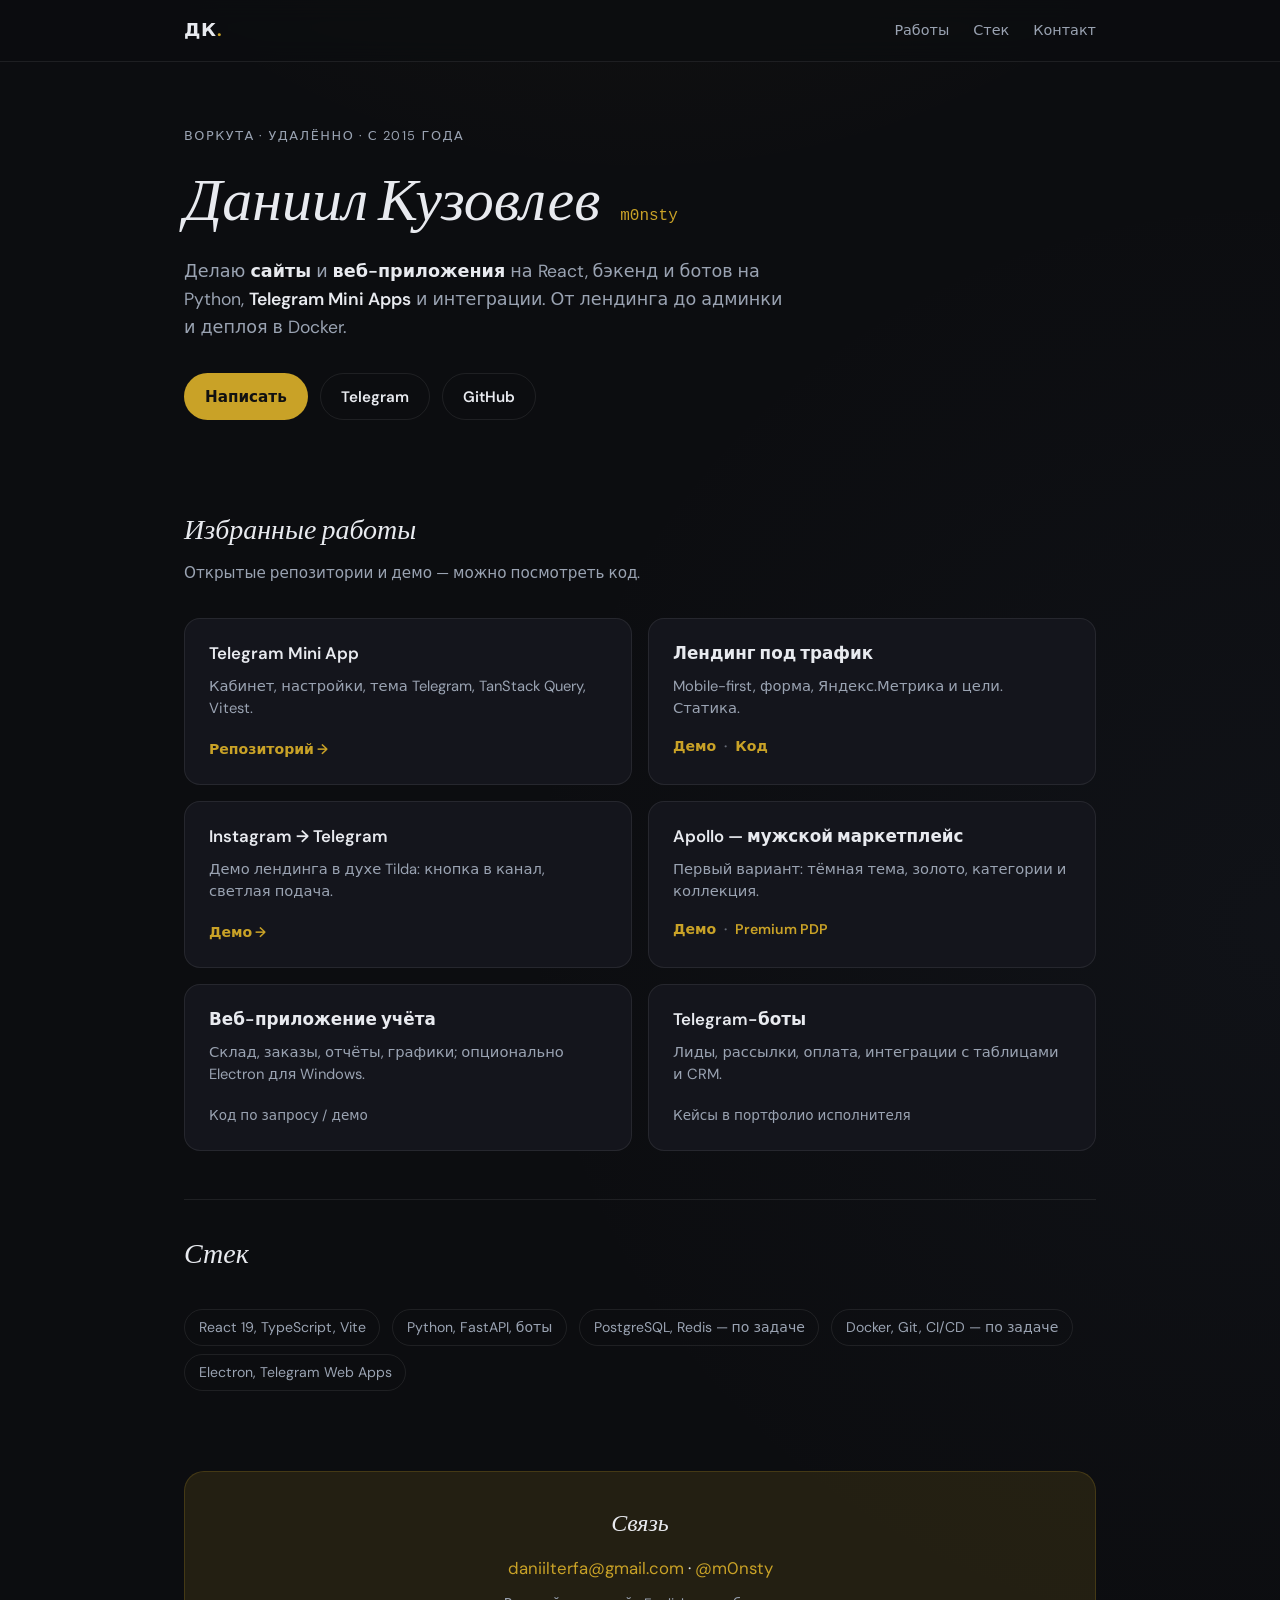
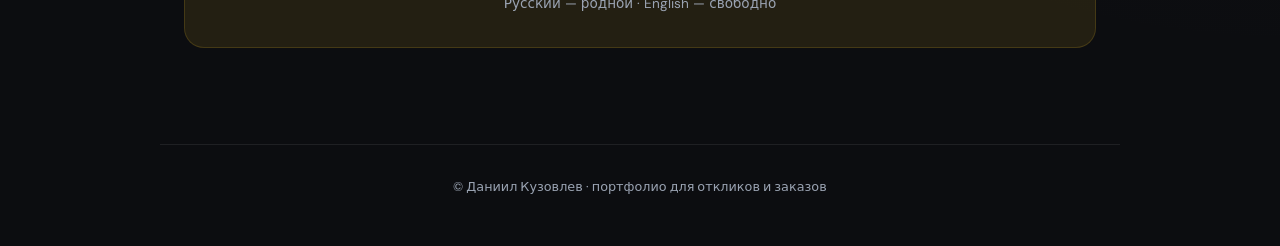
<file: index.html>
<!DOCTYPE html>
<html lang="ru">
<head>
  <meta charset="utf-8" />
  <meta name="viewport" content="width=device-width, initial-scale=1" />
  <title>Даниил Кузовлев — веб-разработка, Python, Telegram</title>
  <meta name="description" content="Fullstack-разработчик: React, TypeScript, Python, Telegram-боты и Mini Apps. Воркута, удалённо." />
  <link rel="preconnect" href="https://fonts.googleapis.com" />
  <link rel="preconnect" href="https://fonts.gstatic.com" crossorigin />
  <link href="https://fonts.googleapis.com/css2?family=DM+Sans:ital,opsz,wght@0,9..40,400;0,9..40,500;0,9..40,600;0,9..40,700;1,9..40,400&family=Instrument+Serif:ital@0;1&display=swap" rel="stylesheet" />
  <link rel="stylesheet" href="styles.css" />
</head>
<body>
  <a class="skip-link" href="#main">К содержанию</a>
  <header class="header">
    <div class="header__inner">
      <a class="logo" href="#">ДК<span class="logo__dot">.</span></a>
      <nav class="nav" aria-label="Навигация">
        <a href="#work">Работы</a>
        <a href="#stack">Стек</a>
        <a href="#contact">Контакт</a>
      </nav>
    </div>
  </header>

  <main id="main">
    <section class="hero">
      <p class="hero__eyebrow">Воркута · удалённо · с 2015 года</p>
      <h1 class="hero__title">
        <span class="hero__name">Даниил Кузовлев</span>
        <span class="hero__nick">m0nsty</span>
      </h1>
      <p class="hero__lead">
        Делаю <strong>сайты</strong> и <strong>веб-приложения</strong> на React, бэкенд и ботов на Python,
        <strong>Telegram Mini Apps</strong> и интеграции. От лендинга до админки и деплоя в Docker.
      </p>
      <div class="hero__actions">
        <a class="btn btn--primary" href="mailto:daniilterfa@gmail.com">Написать</a>
        <a class="btn btn--ghost" href="https://t.me/m0nsty" target="_blank" rel="noopener">Telegram</a>
        <a class="btn btn--ghost" href="https://github.com/Daniilbyr" target="_blank" rel="noopener">GitHub</a>
      </div>
    </section>

    <section class="work" id="work" aria-labelledby="work-heading">
      <div class="section-head">
        <h2 id="work-heading">Избранные работы</h2>
        <p class="section-head__sub">Открытые репозитории и демо — можно посмотреть код.</p>
      </div>
      <ul class="work__grid">
        <li>
          <article class="card">
            <h3 class="card__title">Telegram Mini App</h3>
            <p class="card__text">Кабинет, настройки, тема Telegram, TanStack Query, Vitest.</p>
            <a class="card__link" href="https://github.com/Daniilbyr/tma-cabinet-demo" target="_blank" rel="noopener">Репозиторий →</a>
          </article>
        </li>
        <li>
          <article class="card">
            <h3 class="card__title">Лендинг под трафик</h3>
            <p class="card__text">Mobile-first, форма, Яндекс.Метрика и цели. Статика.</p>
            <p class="card__links">
              <a class="card__link" href="landing-traffic-demo/">Демо</a>
              <span class="card__sep" aria-hidden="true">·</span>
              <a class="card__link" href="https://github.com/Daniilbyr/landing-traffic-demo" target="_blank" rel="noopener">Код</a>
            </p>
          </article>
        </li>
        <li>
          <article class="card">
            <h3 class="card__title">Instagram → Telegram</h3>
            <p class="card__text">Демо лендинга в духе Tilda: кнопка в канал, светлая подача.</p>
            <a class="card__link" href="tilda-style-ig-tg-example/">Демо →</a>
          </article>
        </li>
        <li>
          <article class="card">
            <h3 class="card__title">Apollo — мужской маркетплейс</h3>
            <p class="card__text">Первый вариант: тёмная тема, золото, категории и коллекция.</p>
            <p class="card__links">
              <a class="card__link" href="apollo-men-landing/">Демо</a>
              <span class="card__sep" aria-hidden="true">·</span>
              <a class="card__link" href="apollo-premium/">Premium PDP</a>
            </p>
          </article>
        </li>
        <li>
          <article class="card">
            <h3 class="card__title">Веб-приложение учёта</h3>
            <p class="card__text">Склад, заказы, отчёты, графики; опционально Electron для Windows.</p>
            <span class="card__note">Код по запросу / демо</span>
          </article>
        </li>
        <li>
          <article class="card">
            <h3 class="card__title">Telegram-боты</h3>
            <p class="card__text">Лиды, рассылки, оплата, интеграции с таблицами и CRM.</p>
            <span class="card__note">Кейсы в портфолио исполнителя</span>
          </article>
        </li>
      </ul>
    </section>

    <section class="stack" id="stack" aria-labelledby="stack-heading">
      <div class="section-head">
        <h2 id="stack-heading">Стек</h2>
      </div>
      <ul class="stack__list">
        <li>React 19, TypeScript, Vite</li>
        <li>Python, FastAPI, боты</li>
        <li>PostgreSQL, Redis — по задаче</li>
        <li>Docker, Git, CI/CD — по задаче</li>
        <li>Electron, Telegram Web Apps</li>
      </ul>
    </section>

    <section class="contact" id="contact" aria-labelledby="contact-heading">
      <div class="contact__box">
        <h2 id="contact-heading">Связь</h2>
        <p class="contact__text">
          <a href="mailto:daniilterfa@gmail.com">daniilterfa@gmail.com</a>
          ·
          <a href="https://t.me/m0nsty" target="_blank" rel="noopener">@m0nsty</a>
        </p>
        <p class="contact__lang">Русский — родной · English — свободно</p>
      </div>
    </section>
  </main>

  <footer class="footer">
    <p>© Даниил Кузовлев · портфолио для откликов и заказов</p>
  </footer>
</body>
</html>
</file>
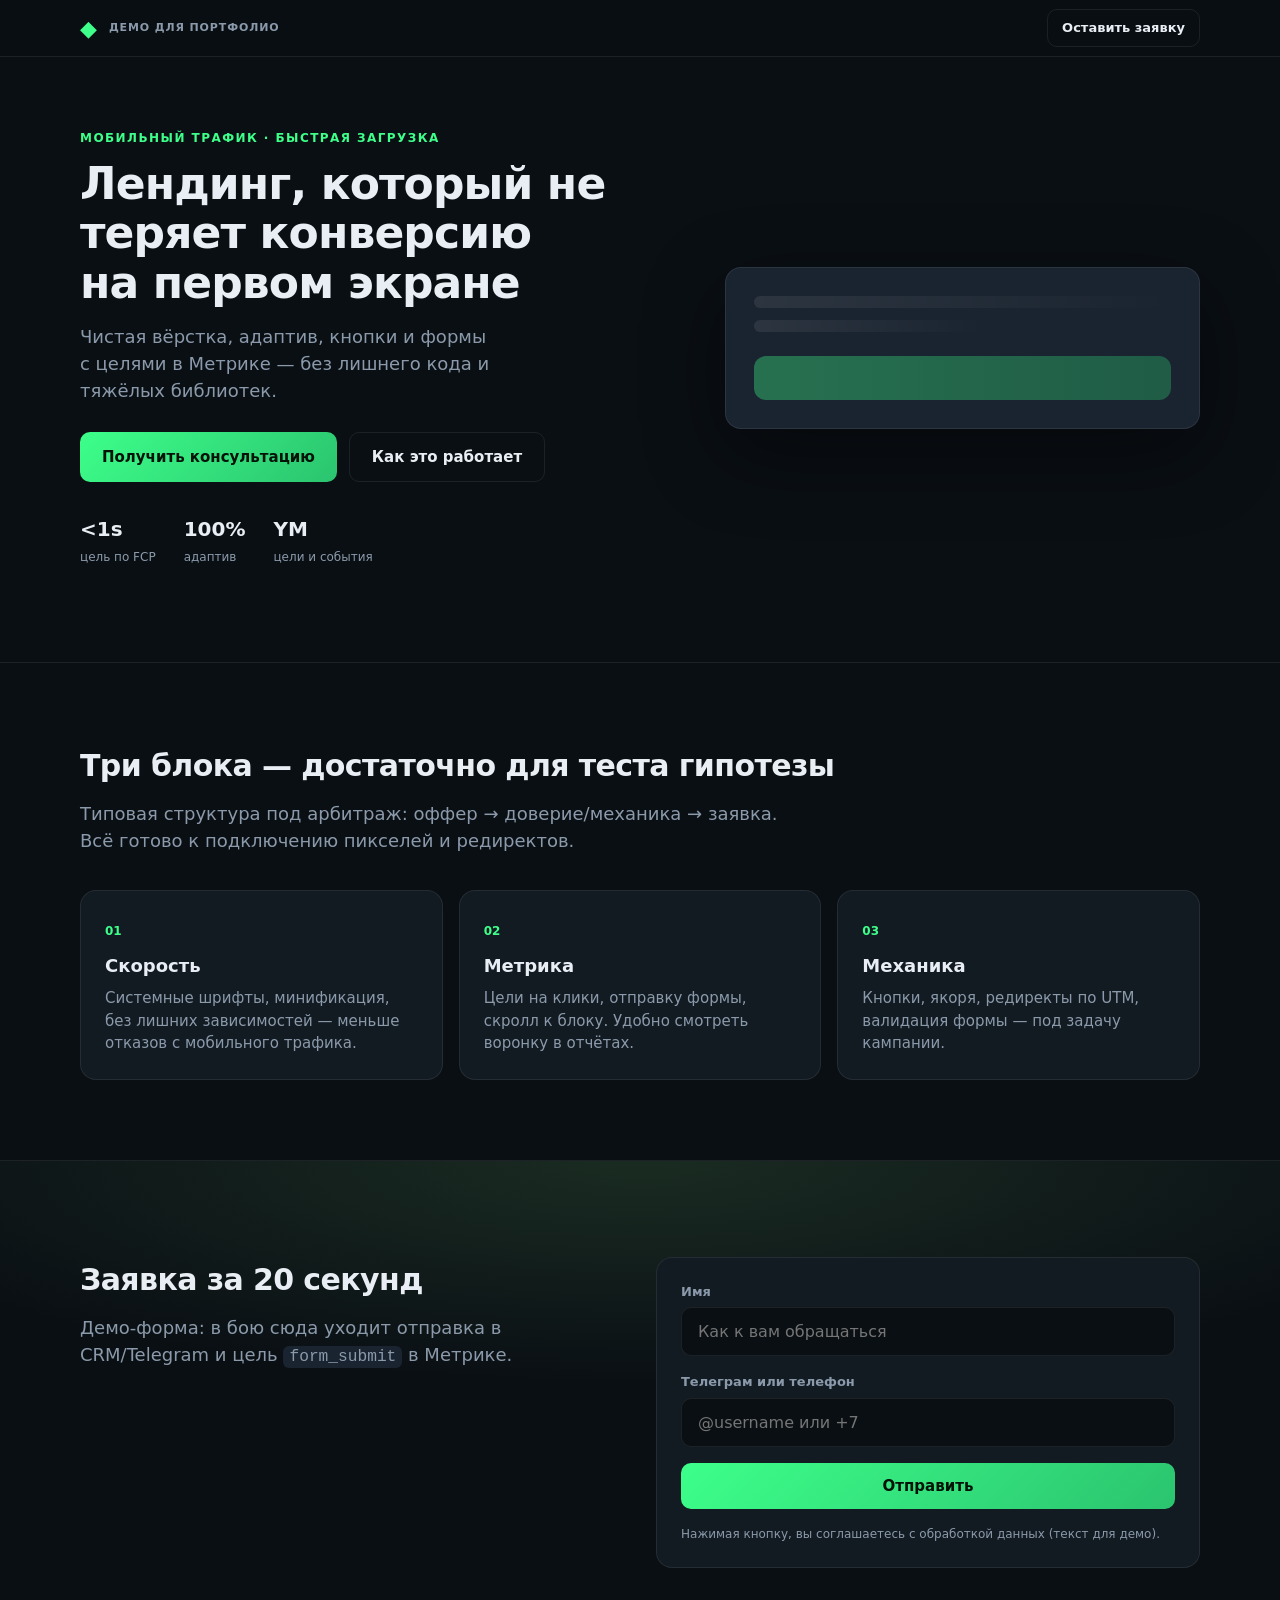
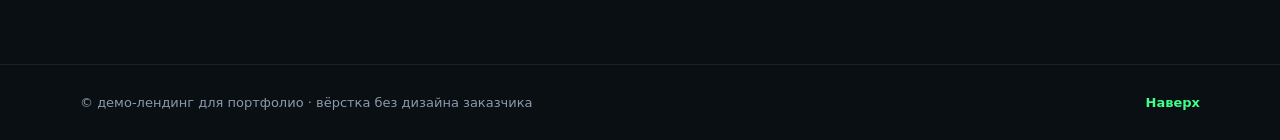
<file: landing-traffic-demo/index.html>
<!doctype html>
<html lang="ru">
  <head>
    <meta charset="UTF-8" />
    <meta name="viewport" content="width=device-width, initial-scale=1, viewport-fit=cover" />
    <meta name="theme-color" content="#0a0f14" />
    <meta
      name="description"
      content="Демо лендинга под рекламный трафик: скорость, адаптив, Метрика, цели."
    />
    <title>Демо · лендинг под трафик</title>
    <link rel="icon" href="favicon.svg" type="image/svg+xml" />
    <link rel="preload" href="styles.css" as="style" />
    <link rel="stylesheet" href="styles.css" />
    <!-- Яндекс.Метрика: замените XXXXXXXX на ваш счётчик -->
    <!--
    <script type="text/javascript">
      (function(m,e,t,r,i,k,n){m[i]=m[i]||function(){(m[i].a=m[i].a||[]).push(arguments)};
      m[i].l=1*new Date();k=e.createElement(t),n=e.getElementsByTagName(t)[0],k.async=1,k.src=r,n.parentNode.insertBefore(k,n)})
      (window, document, "script", "https://mc.yandex.ru/metrika/tag.js", "ym");
      ym(XXXXXXXX, "init", { clickmap:true, trackLinks:true, accurateTrackBounce:true });
    </script>
    -->
  </head>
  <body>
    <a class="skip-link" href="#main">К содержимому</a>

    <header class="header">
      <div class="container header__inner">
        <span class="logo" aria-hidden="true">◆</span>
        <span class="header__badge">демо для портфолио</span>
        <a class="header__cta btn btn--ghost btn--sm" href="#lead" data-goal="header_cta">Оставить заявку</a>
      </div>
    </header>

    <main id="main">
      <section class="hero">
        <div class="container hero__grid">
          <div class="hero__copy">
            <p class="eyebrow">мобильный трафик · быстрая загрузка</p>
            <h1 class="hero__title">
              Лендинг, который не теряет конверсию на&nbsp;первом экране
            </h1>
            <p class="hero__lead">
              Чистая вёрстка, адаптив, кнопки и формы с целями в Метрике — без лишнего кода и тяжёлых библиотек.
            </p>
            <div class="hero__actions">
              <a class="btn btn--primary" href="#lead" data-goal="hero_primary">Получить консультацию</a>
              <button type="button" class="btn btn--ghost" data-scroll="#benefits" data-goal="hero_secondary">
                Как это работает
              </button>
            </div>
            <ul class="hero__stats" aria-label="Ключевые параметры">
              <li><strong>&lt;1s</strong><span>цель по FCP</span></li>
              <li><strong>100%</strong><span>адаптив</span></li>
              <li><strong>YM</strong><span>цели и события</span></li>
            </ul>
          </div>
          <div class="hero__card" aria-hidden="true">
            <div class="mock-card">
              <div class="mock-card__line"></div>
              <div class="mock-card__line mock-card__line--short"></div>
              <div class="mock-card__pill"></div>
            </div>
          </div>
        </div>
      </section>

      <section class="benefits" id="benefits">
        <div class="container">
          <h2 class="section-title">Три блока — достаточно для теста гипотезы</h2>
          <p class="section-sub">
            Типовая структура под арбитраж: оффер → доверие/механика → заявка. Всё готово к подключению пикселей и редиректов.
          </p>
          <div class="benefits__grid">
            <article class="tile">
              <span class="tile__icon" aria-hidden="true">01</span>
              <h3 class="tile__title">Скорость</h3>
              <p class="tile__text">Системные шрифты, минификация, без лишних зависимостей — меньше отказов с мобильного трафика.</p>
            </article>
            <article class="tile">
              <span class="tile__icon" aria-hidden="true">02</span>
              <h3 class="tile__title">Метрика</h3>
              <p class="tile__text">Цели на клики, отправку формы, скролл к блоку. Удобно смотреть воронку в отчётах.</p>
            </article>
            <article class="tile">
              <span class="tile__icon" aria-hidden="true">03</span>
              <h3 class="tile__title">Механика</h3>
              <p class="tile__text">Кнопки, якоря, редиректы по UTM, валидация формы — под задачу кампании.</p>
            </article>
          </div>
        </div>
      </section>

      <section class="lead" id="lead">
        <div class="container lead__inner">
          <div class="lead__copy">
            <h2 class="section-title section-title--light">Заявка за 20 секунд</h2>
            <p class="lead__sub">
              Демо-форма: в бою сюда уходит отправка в CRM/Telegram и цель <code>form_submit</code> в Метрике.
            </p>
          </div>
          <form class="form" id="lead-form" novalidate>
            <label class="form__field">
              <span class="form__label">Имя</span>
              <input class="form__input" name="name" type="text" autocomplete="name" required placeholder="Как к вам обращаться" />
            </label>
            <label class="form__field">
              <span class="form__label">Телеграм или телефон</span>
              <input
                class="form__input"
                name="contact"
                type="text"
                autocomplete="tel"
                required
                placeholder="@username или +7"
              />
            </label>
            <button type="submit" class="btn btn--primary btn--block" data-goal="form_submit">
              Отправить
            </button>
            <p class="form__note">
              Нажимая кнопку, вы соглашаетесь с обработкой данных (текст для демо).
            </p>
            <p class="form__success" id="form-success" hidden>Спасибо! Заявка принята (демо).</p>
          </form>
        </div>
      </section>
    </main>

    <footer class="footer">
      <div class="container footer__inner">
        <p class="footer__text">© демо-лендинг для портфолио · вёрстка без дизайна заказчика</p>
        <a class="footer__link" href="#main" data-scroll="#main">Наверх</a>
      </div>
    </footer>

    <div class="sticky-cta" role="region" aria-label="Быстрая заявка">
      <a class="btn btn--primary btn--block" href="#lead" data-goal="sticky_cta">Оставить заявку</a>
    </div>

    <script src="app.js" defer></script>
  </body>
</html>
</file>
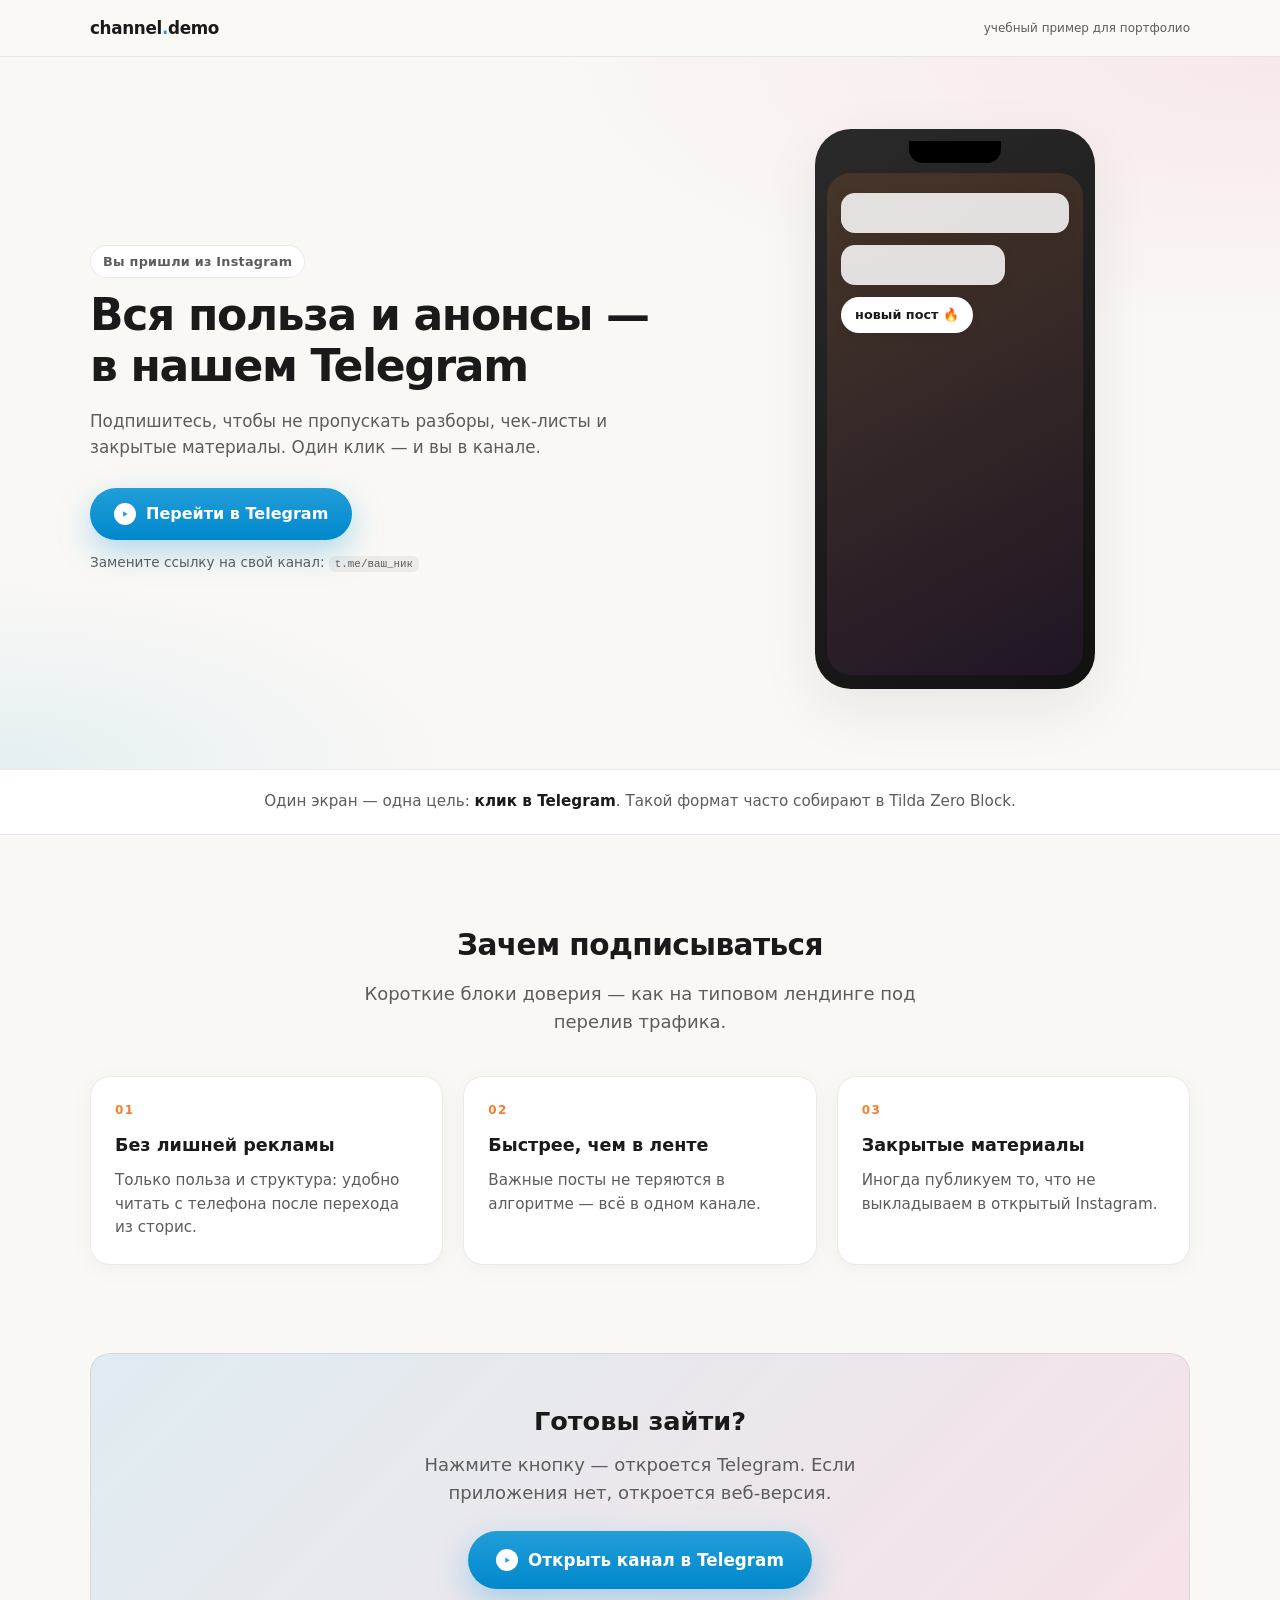
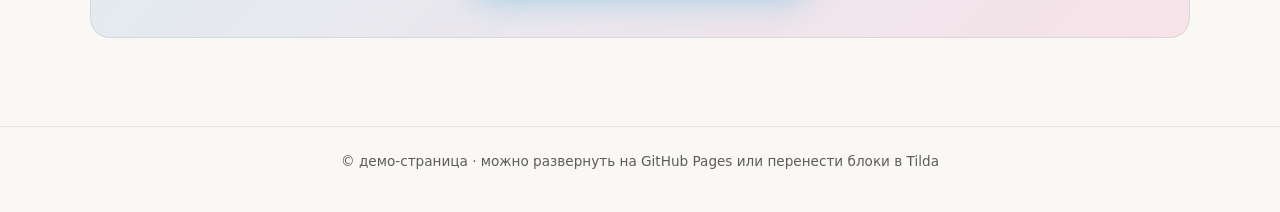
<file: tilda-style-ig-tg-example/index.html>
<!doctype html>
<html lang="ru">
  <head>
    <meta charset="UTF-8" />
    <meta name="viewport" content="width=device-width, initial-scale=1, viewport-fit=cover" />
    <meta
      name="description"
      content="Демо-лендинг: трафик из Instagram в Telegram-канал. Пример для портфолио."
    />
    <meta name="theme-color" content="#faf8f5" />
    <title>Демо · Instagram → Telegram</title>
    <link rel="stylesheet" href="styles.css" />
  </head>
  <body>
    <header class="top">
      <div class="wrap top__inner">
        <span class="logo">channel<span class="logo__dot">.</span>demo</span>
        <span class="top__note">учебный пример для портфолио</span>
      </div>
    </header>

    <main>
      <section class="hero">
        <div class="wrap hero__grid">
          <div>
            <p class="eyebrow">Вы пришли из Instagram</p>
            <h1 class="hero__title">Вся польза и анонсы — в нашем Telegram</h1>
            <p class="hero__lead">
              Подпишитесь, чтобы не пропускать разборы, чек-листы и закрытые материалы. Один клик — и вы в
              канале.
            </p>
            <div class="hero__actions">
              <a class="btn btn--tg" href="https://t.me/username" rel="noopener noreferrer" target="_blank">
                <span class="btn__icon" aria-hidden="true"></span>
                Перейти в Telegram
              </a>
              <p class="hero__hint">Замените ссылку на свой канал: <code>t.me/ваш_ник</code></p>
            </div>
          </div>
          <div class="hero__visual" aria-hidden="true">
            <div class="phone">
              <div class="phone__notch"></div>
              <div class="phone__screen">
                <div class="bubble"></div>
                <div class="bubble bubble--short"></div>
                <div class="pill">новый пост 🔥</div>
              </div>
            </div>
          </div>
        </div>
      </section>

      <section class="strip">
        <div class="wrap strip__inner">
          <p class="strip__text">Один экран — одна цель: <strong>клик в Telegram</strong>. Такой формат часто собирают в Tilda Zero Block.</p>
        </div>
      </section>

      <section class="benefits">
        <div class="wrap">
          <h2 class="section-title">Зачем подписываться</h2>
          <p class="section-sub">Короткие блоки доверия — как на типовом лендинге под перелив трафика.</p>
          <div class="cards">
            <article class="card">
              <span class="card__num">01</span>
              <h3 class="card__title">Без лишней рекламы</h3>
              <p class="card__text">Только польза и структура: удобно читать с телефона после перехода из сторис.</p>
            </article>
            <article class="card">
              <span class="card__num">02</span>
              <h3 class="card__title">Быстрее, чем в ленте</h3>
              <p class="card__text">Важные посты не теряются в алгоритме — всё в одном канале.</p>
            </article>
            <article class="card">
              <span class="card__num">03</span>
              <h3 class="card__title">Закрытые материалы</h3>
              <p class="card__text">Иногда публикуем то, что не выкладываем в открытый Instagram.</p>
            </article>
          </div>
        </div>
      </section>

      <section class="cta">
        <div class="wrap cta__box">
          <h2 class="cta__title">Готовы зайти?</h2>
          <p class="cta__text">Нажмите кнопку — откроется Telegram. Если приложения нет, откроется веб-версия.</p>
          <a class="btn btn--tg btn--lg" href="https://t.me/username" rel="noopener noreferrer" target="_blank">
            <span class="btn__icon" aria-hidden="true"></span>
            Открыть канал в Telegram
          </a>
        </div>
      </section>
    </main>

    <footer class="footer">
      <div class="wrap footer__inner">
        <p>© демо-страница · можно развернуть на GitHub Pages или перенести блоки в Tilda</p>
      </div>
    </footer>
  </body>
</html>
</file>
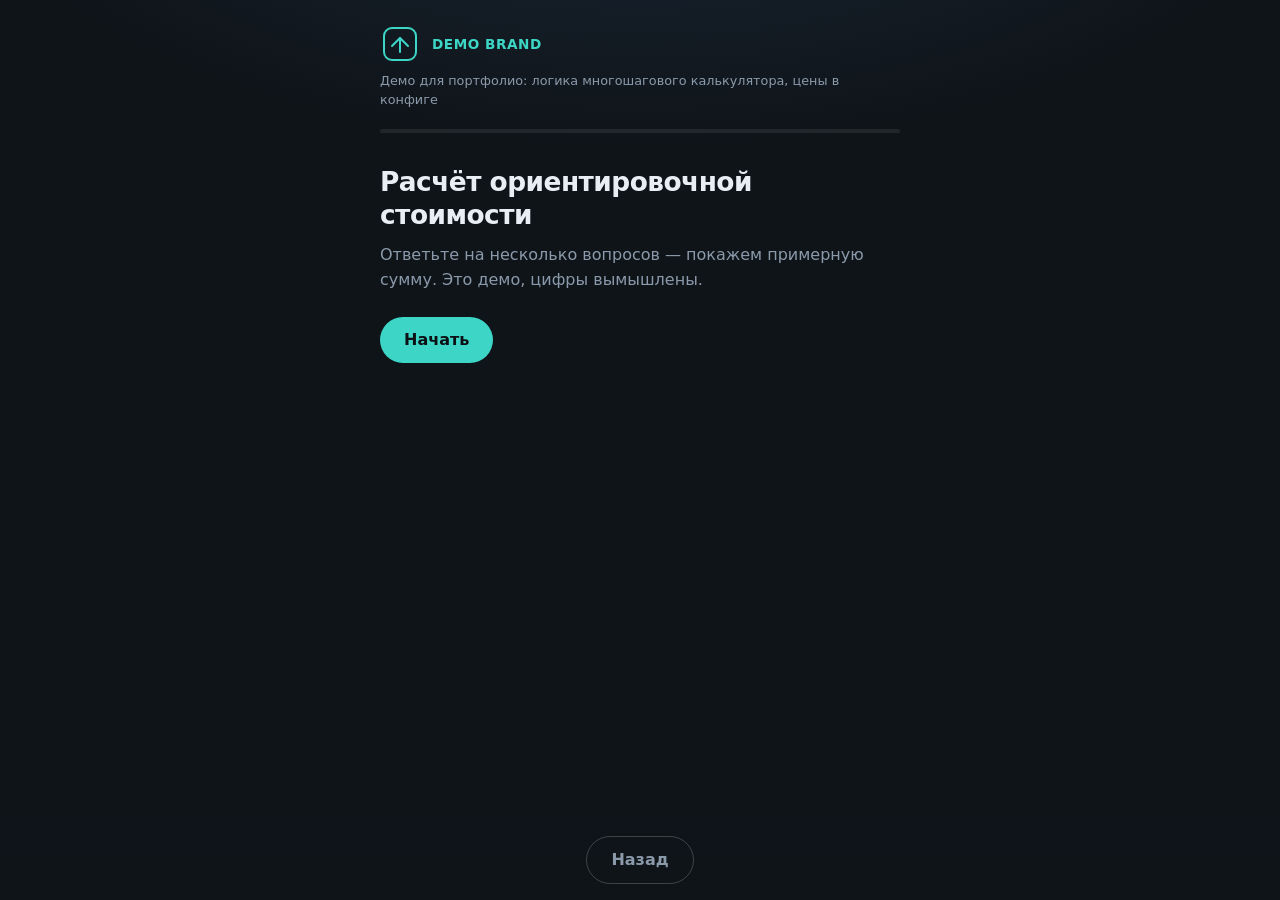
<file: typeform-calculator-demo/index.html>
<!DOCTYPE html>
<html lang="ru">
  <head>
    <meta charset="utf-8" />
    <meta name="viewport" content="width=device-width, initial-scale=1" />
    <title>Демо квиза-калькулятора · портфолио</title>
    <link rel="stylesheet" href="styles.css" />
  </head>
  <body>
    <div class="shell">
      <header class="top">
        <div class="logo" aria-hidden="true">
          <svg class="logo__mark" width="40" height="40" viewBox="0 0 40 40" fill="none">
            <rect x="4" y="4" width="32" height="32" rx="8" stroke="currentColor" stroke-width="2" />
            <path d="M12 22 L20 14 L28 22 M20 14 V28" stroke="currentColor" stroke-width="2" stroke-linecap="round" />
          </svg>
          <span class="logo__text">Demo Brand</span>
        </div>
        <p class="top__hint">Демо для портфолио: логика многошагового калькулятора, цены в конфиге</p>
      </header>

      <div class="progress" role="progressbar" aria-valuemin="0" aria-valuemax="100" aria-valuenow="0" aria-label="Прогресс">
        <div class="progress__bar" id="progressBar"></div>
      </div>

      <main class="stage" id="stage"></main>

      <footer class="foot">
        <button type="button" class="btn btn--ghost" id="btnBack" hidden>Назад</button>
        <div class="foot__spacer"></div>
      </footer>
    </div>

    <script src="config.js"></script>
    <script src="app.js"></script>
  </body>
</html>
</file>
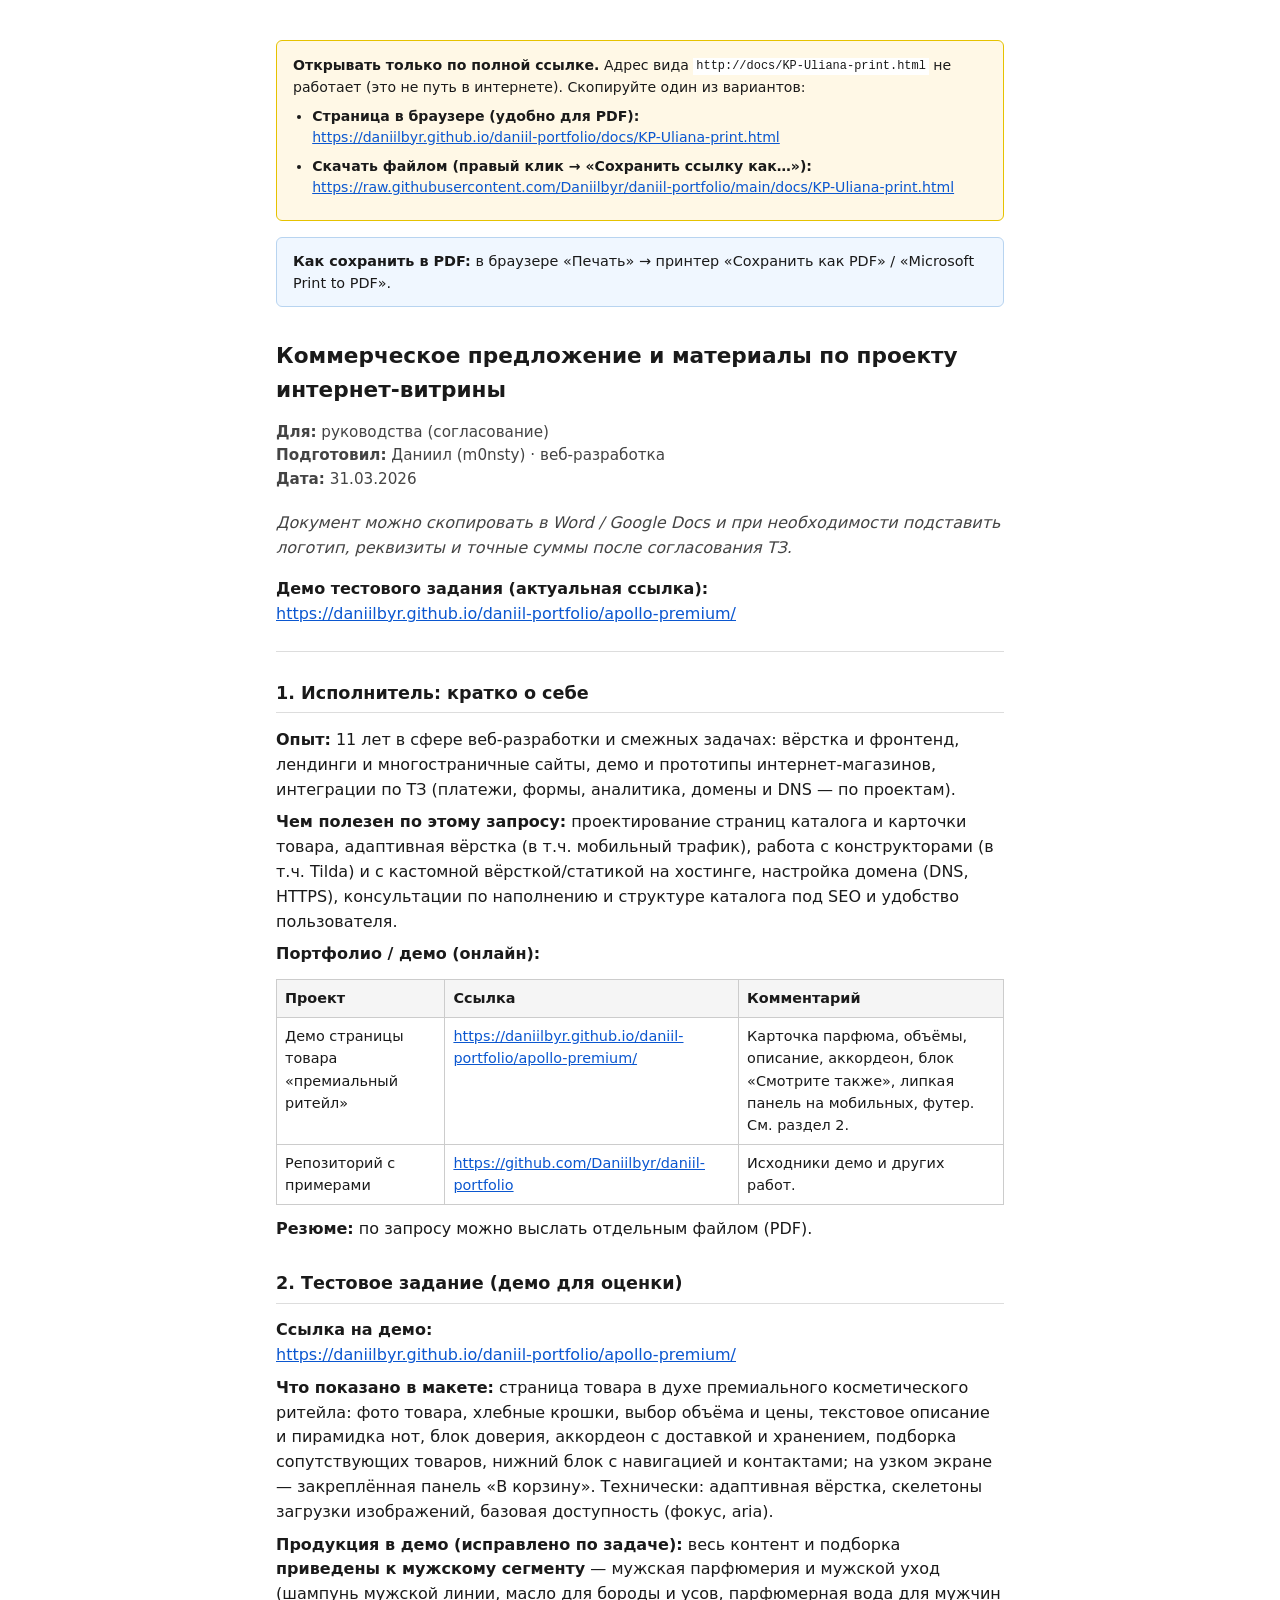
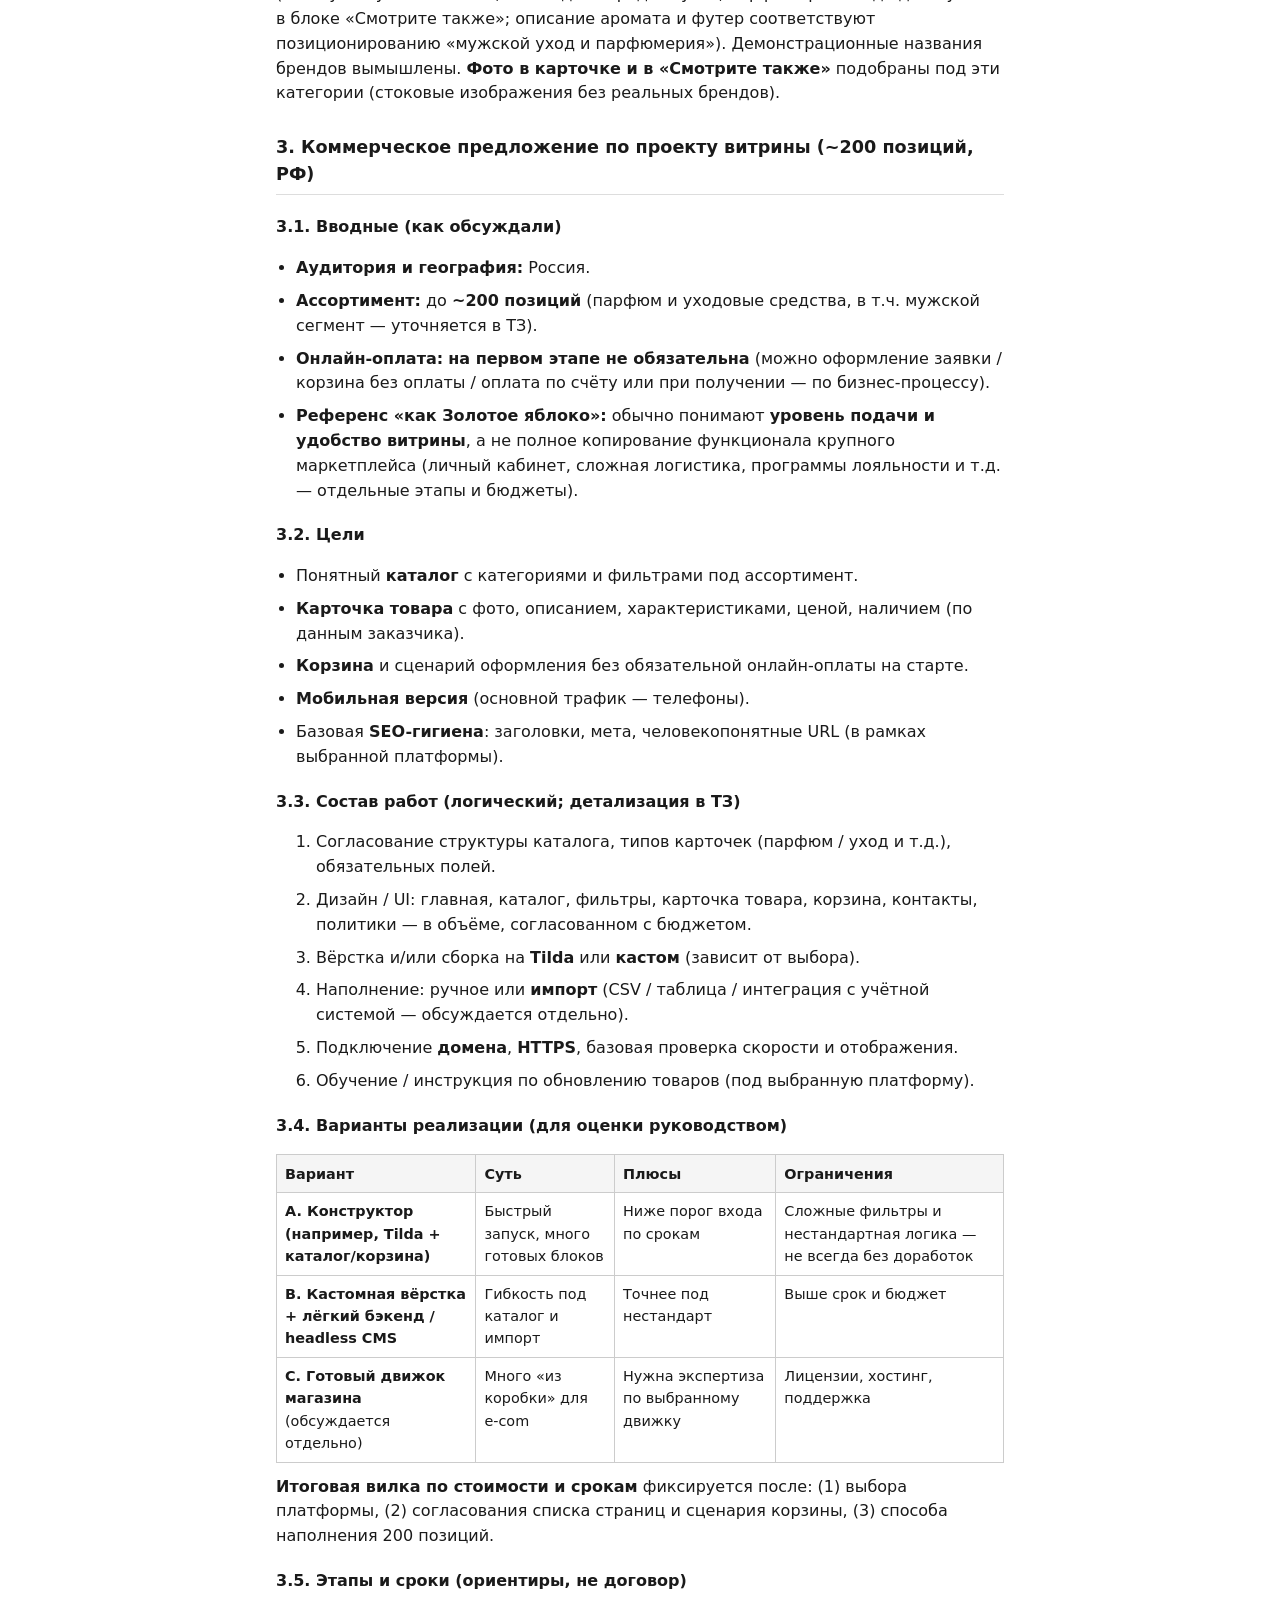
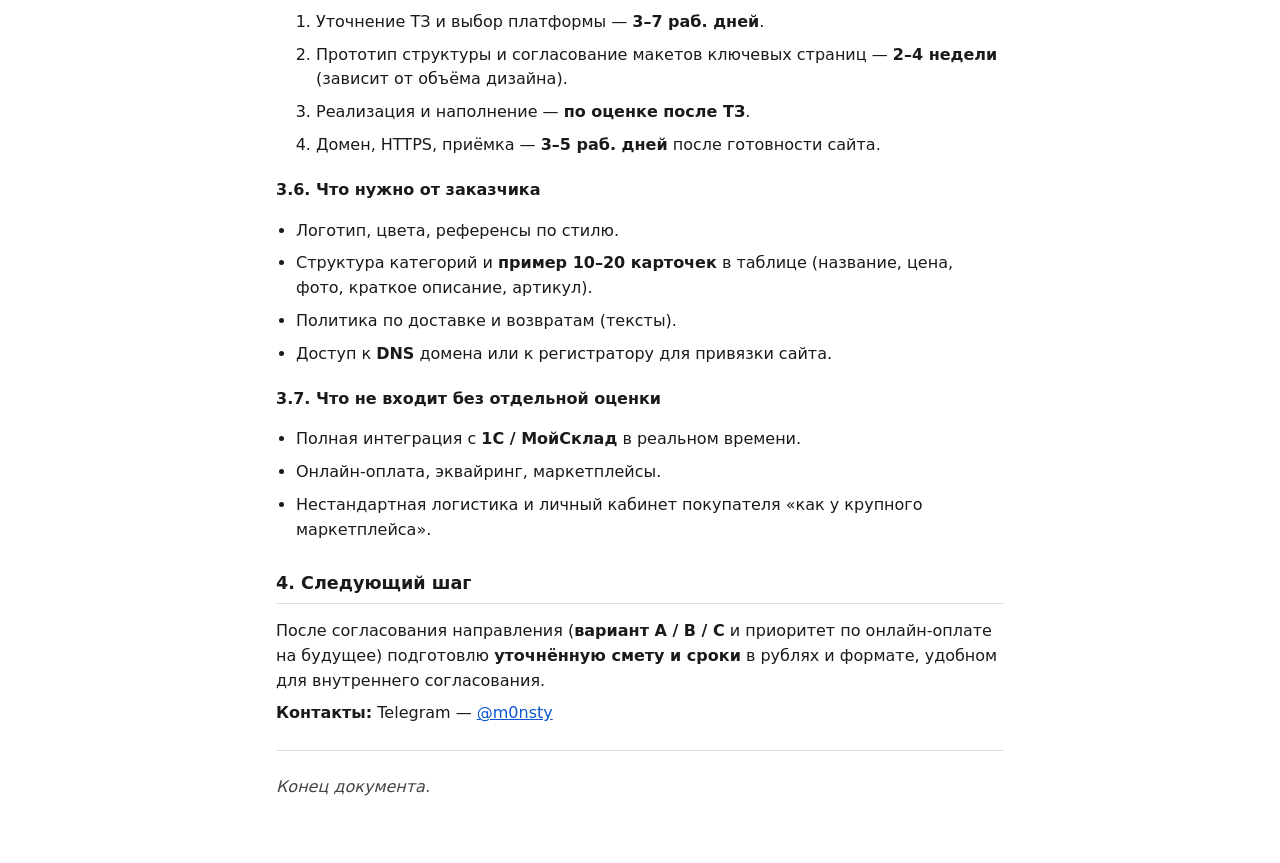
<file: docs/KP-Uliana-print.html>
<!DOCTYPE html>
<html lang="ru">
<head>
  <meta charset="utf-8" />
  <meta name="viewport" content="width=device-width, initial-scale=1" />
  <title>КП и материалы по проекту витрины — для Ульяны</title>
  <style>
    :root { --text: #1a1a1a; --muted: #444; }
    * { box-sizing: border-box; }
    body {
      font-family: "Segoe UI", system-ui, sans-serif;
      line-height: 1.55;
      color: var(--text);
      max-width: 48rem;
      margin: 0 auto;
      padding: 1.5rem 1.25rem 3rem;
    }
    h1 { font-size: 1.35rem; margin-top: 0; }
    h2 { font-size: 1.1rem; margin-top: 1.75rem; border-bottom: 1px solid #ddd; padding-bottom: 0.35rem; }
    h3 { font-size: 1rem; margin-top: 1.25rem; }
    p, li { margin: 0.5rem 0; }
    ul { padding-left: 1.25rem; }
    table { width: 100%; border-collapse: collapse; font-size: 0.9rem; margin: 0.75rem 0; }
    th, td { border: 1px solid #ccc; padding: 0.45rem 0.5rem; text-align: left; vertical-align: top; }
    th { background: #f5f5f5; }
    .meta { color: var(--muted); font-size: 0.95rem; margin-bottom: 1.25rem; }
    .note { font-style: italic; color: var(--muted); margin: 1rem 0; }
    .no-print { margin: 1rem 0 2rem; padding: 0.75rem 1rem; background: #f0f7ff; border: 1px solid #b8d4f0; border-radius: 6px; font-size: 0.9rem; }
    .url-warning { margin: 1rem 0; padding: 0.85rem 1rem; background: #fff8e6; border: 1px solid #e6c200; border-radius: 6px; font-size: 0.88rem; line-height: 1.5; }
    .url-warning code { font-size: 0.85em; word-break: break-all; background: #fff; padding: 0.1em 0.25em; }
    hr { border: none; border-top: 1px solid #ddd; margin: 1.5rem 0; }
    a { color: #0b57d0; }
    @media print {
      .no-print { display: none !important; }
      body { padding: 0; font-size: 11pt; }
      a[href^="http"]::after { content: " (" attr(href) ")"; font-size: 0.85em; word-break: break-all; }
    }
  </style>
</head>
<body>
  <div class="no-print url-warning">
    <strong>Открывать только по полной ссылке.</strong> Адрес вида <code>http://docs/KP-Uliana-print.html</code> не работает (это не путь в интернете). Скопируйте один из вариантов:
    <ul style="margin: 0.5rem 0 0; padding-left: 1.2rem;">
      <li><strong>Страница в браузере (удобно для PDF):</strong><br /><a href="https://daniilbyr.github.io/daniil-portfolio/docs/KP-Uliana-print.html">https://daniilbyr.github.io/daniil-portfolio/docs/KP-Uliana-print.html</a></li>
      <li><strong>Скачать файлом (правый клик → «Сохранить ссылку как…»):</strong><br /><a href="https://raw.githubusercontent.com/Daniilbyr/daniil-portfolio/main/docs/KP-Uliana-print.html">https://raw.githubusercontent.com/Daniilbyr/daniil-portfolio/main/docs/KP-Uliana-print.html</a></li>
    </ul>
  </div>
  <div class="no-print">
    <strong>Как сохранить в PDF:</strong> в браузере «Печать» → принтер «Сохранить как PDF» / «Microsoft Print to PDF».
  </div>

  <h1>Коммерческое предложение и материалы по проекту интернет-витрины</h1>
  <p class="meta"><strong>Для:</strong> руководства (согласование)<br />
  <strong>Подготовил:</strong> Даниил (m0nsty) · веб-разработка<br />
  <strong>Дата:</strong> 31.03.2026</p>
  <p class="note">Документ можно скопировать в Word / Google Docs и при необходимости подставить логотип, реквизиты и точные суммы после согласования ТЗ.</p>
  <p><strong>Демо тестового задания (актуальная ссылка):</strong><br />
  <a href="https://daniilbyr.github.io/daniil-portfolio/apollo-premium/">https://daniilbyr.github.io/daniil-portfolio/apollo-premium/</a></p>

  <hr />

  <h2>1. Исполнитель: кратко о себе</h2>
  <p><strong>Опыт:</strong> 11 лет в сфере веб-разработки и смежных задачах: вёрстка и фронтенд, лендинги и многостраничные сайты, демо и прототипы интернет-магазинов, интеграции по ТЗ (платежи, формы, аналитика, домены и DNS — по проектам).</p>
  <p><strong>Чем полезен по этому запросу:</strong> проектирование страниц каталога и карточки товара, адаптивная вёрстка (в т.ч. мобильный трафик), работа с конструкторами (в т.ч. Tilda) и с кастомной вёрсткой/статикой на хостинге, настройка домена (DNS, HTTPS), консультации по наполнению и структуре каталога под SEO и удобство пользователя.</p>
  <p><strong>Портфолио / демо (онлайн):</strong></p>
  <table>
    <thead>
      <tr><th>Проект</th><th>Ссылка</th><th>Комментарий</th></tr>
    </thead>
    <tbody>
      <tr>
        <td>Демо страницы товара «премиальный ритейл»</td>
        <td><a href="https://daniilbyr.github.io/daniil-portfolio/apollo-premium/">https://daniilbyr.github.io/daniil-portfolio/apollo-premium/</a></td>
        <td>Карточка парфюма, объёмы, описание, аккордеон, блок «Смотрите также», липкая панель на мобильных, футер. См. раздел 2.</td>
      </tr>
      <tr>
        <td>Репозиторий с примерами</td>
        <td><a href="https://github.com/Daniilbyr/daniil-portfolio">https://github.com/Daniilbyr/daniil-portfolio</a></td>
        <td>Исходники демо и других работ.</td>
      </tr>
    </tbody>
  </table>
  <p><strong>Резюме:</strong> по запросу можно выслать отдельным файлом (PDF).</p>

  <h2>2. Тестовое задание (демо для оценки)</h2>
  <p><strong>Ссылка на демо:</strong><br />
  <a href="https://daniilbyr.github.io/daniil-portfolio/apollo-premium/">https://daniilbyr.github.io/daniil-portfolio/apollo-premium/</a></p>
  <p><strong>Что показано в макете:</strong> страница товара в духе премиального косметического ритейла: фото товара, хлебные крошки, выбор объёма и цены, текстовое описание и пирамидка нот, блок доверия, аккордеон с доставкой и хранением, подборка сопутствующих товаров, нижний блок с навигацией и контактами; на узком экране — закреплённая панель «В корзину». Технически: адаптивная вёрстка, скелетоны загрузки изображений, базовая доступность (фокус, aria).</p>
  <p><strong>Продукция в демо (исправлено по задаче):</strong> весь контент и подборка <strong>приведены к мужскому сегменту</strong> — мужская парфюмерия и мужской уход (шампунь мужской линии, масло для бороды и усов, парфюмерная вода для мужчин в блоке «Смотрите также»; описание аромата и футер соответствуют позиционированию «мужской уход и парфюмерия»). Демонстрационные названия брендов вымышлены. <strong>Фото в карточке и в «Смотрите также»</strong> подобраны под эти категории (стоковые изображения без реальных брендов).</p>

  <h2>3. Коммерческое предложение по проекту витрины (~200 позиций, РФ)</h2>

  <h3>3.1. Вводные (как обсуждали)</h3>
  <ul>
    <li><strong>Аудитория и география:</strong> Россия.</li>
    <li><strong>Ассортимент:</strong> до <strong>~200 позиций</strong> (парфюм и уходовые средства, в т.ч. мужской сегмент — уточняется в ТЗ).</li>
    <li><strong>Онлайн-оплата:</strong> <strong>на первом этапе не обязательна</strong> (можно оформление заявки / корзина без оплаты / оплата по счёту или при получении — по бизнес-процессу).</li>
    <li><strong>Референс «как Золотое яблоко»:</strong> обычно понимают <strong>уровень подачи и удобство витрины</strong>, а не полное копирование функционала крупного маркетплейса (личный кабинет, сложная логистика, программы лояльности и т.д. — отдельные этапы и бюджеты).</li>
  </ul>

  <h3>3.2. Цели</h3>
  <ul>
    <li>Понятный <strong>каталог</strong> с категориями и фильтрами под ассортимент.</li>
    <li><strong>Карточка товара</strong> с фото, описанием, характеристиками, ценой, наличием (по данным заказчика).</li>
    <li><strong>Корзина</strong> и сценарий оформления без обязательной онлайн-оплаты на старте.</li>
    <li><strong>Мобильная версия</strong> (основной трафик — телефоны).</li>
    <li>Базовая <strong>SEO-гигиена</strong>: заголовки, мета, человекопонятные URL (в рамках выбранной платформы).</li>
  </ul>

  <h3>3.3. Состав работ (логический; детализация в ТЗ)</h3>
  <ol>
    <li>Согласование структуры каталога, типов карточек (парфюм / уход и т.д.), обязательных полей.</li>
    <li>Дизайн / UI: главная, каталог, фильтры, карточка товара, корзина, контакты, политики — в объёме, согласованном с бюджетом.</li>
    <li>Вёрстка и/или сборка на <strong>Tilda</strong> или <strong>кастом</strong> (зависит от выбора).</li>
    <li>Наполнение: ручное или <strong>импорт</strong> (CSV / таблица / интеграция с учётной системой — обсуждается отдельно).</li>
    <li>Подключение <strong>домена</strong>, <strong>HTTPS</strong>, базовая проверка скорости и отображения.</li>
    <li>Обучение / инструкция по обновлению товаров (под выбранную платформу).</li>
  </ol>

  <h3>3.4. Варианты реализации (для оценки руководством)</h3>
  <table>
    <thead>
      <tr><th>Вариант</th><th>Суть</th><th>Плюсы</th><th>Ограничения</th></tr>
    </thead>
    <tbody>
      <tr>
        <td><strong>A. Конструктор (например, Tilda + каталог/корзина)</strong></td>
        <td>Быстрый запуск, много готовых блоков</td>
        <td>Ниже порог входа по срокам</td>
        <td>Сложные фильтры и нестандартная логика — не всегда без доработок</td>
      </tr>
      <tr>
        <td><strong>B. Кастомная вёрстка + лёгкий бэкенд / headless CMS</strong></td>
        <td>Гибкость под каталог и импорт</td>
        <td>Точнее под нестандарт</td>
        <td>Выше срок и бюджет</td>
      </tr>
      <tr>
        <td><strong>C. Готовый движок магазина</strong> (обсуждается отдельно)</td>
        <td>Много «из коробки» для e-com</td>
        <td>Нужна экспертиза по выбранному движку</td>
        <td>Лицензии, хостинг, поддержка</td>
      </tr>
    </tbody>
  </table>
  <p><strong>Итоговая вилка по стоимости и срокам</strong> фиксируется после: (1) выбора платформы, (2) согласования списка страниц и сценария корзины, (3) способа наполнения 200 позиций.</p>

  <h3>3.5. Этапы и сроки (ориентиры, не договор)</h3>
  <ol>
    <li>Уточнение ТЗ и выбор платформы — <strong>3–7 раб. дней</strong>.</li>
    <li>Прототип структуры и согласование макетов ключевых страниц — <strong>2–4 недели</strong> (зависит от объёма дизайна).</li>
    <li>Реализация и наполнение — <strong>по оценке после ТЗ</strong>.</li>
    <li>Домен, HTTPS, приёмка — <strong>3–5 раб. дней</strong> после готовности сайта.</li>
  </ol>

  <h3>3.6. Что нужно от заказчика</h3>
  <ul>
    <li>Логотип, цвета, референсы по стилю.</li>
    <li>Структура категорий и <strong>пример 10–20 карточек</strong> в таблице (название, цена, фото, краткое описание, артикул).</li>
    <li>Политика по доставке и возвратам (тексты).</li>
    <li>Доступ к <strong>DNS</strong> домена или к регистратору для привязки сайта.</li>
  </ul>

  <h3>3.7. Что не входит без отдельной оценки</h3>
  <ul>
    <li>Полная интеграция с <strong>1С / МойСклад</strong> в реальном времени.</li>
    <li>Онлайн-оплата, эквайринг, маркетплейсы.</li>
    <li>Нестандартная логистика и личный кабинет покупателя «как у крупного маркетплейса».</li>
  </ul>

  <h2>4. Следующий шаг</h2>
  <p>После согласования направления (<strong>вариант A / B / C</strong> и приоритет по онлайн-оплате на будущее) подготовлю <strong>уточнённую смету и сроки</strong> в рублях и формате, удобном для внутреннего согласования.</p>
  <p><strong>Контакты:</strong> Telegram — <a href="https://t.me/m0nsty">@m0nsty</a></p>

  <hr />
  <p class="note">Конец документа.</p>
</body>
</html>
</file>
<file: styles.css>
/* Портфолио Даниил К. — с нуля, без зависимостей */
:root {
  --bg: #0c0d10;
  --bg-elevated: #14151c;
  --text: #e8eaef;
  --text-soft: #9aa3b2;
  --accent: #c9a227;
  --accent-dim: rgba(201, 162, 39, 0.12);
  --border: rgba(255, 255, 255, 0.08);
  --font: "DM Sans", system-ui, sans-serif;
  --font-display: "Instrument Serif", Georgia, serif;
}

*,
*::before,
*::after {
  box-sizing: border-box;
}

html {
  scroll-behavior: smooth;
}

body {
  margin: 0;
  font-family: var(--font);
  font-size: 1.05rem;
  line-height: 1.6;
  color: var(--text);
  background: var(--bg);
  background-image:
    radial-gradient(ellipse 120% 80% at 50% -30%, rgba(201, 162, 39, 0.08), transparent 50%),
    radial-gradient(ellipse 60% 40% at 100% 50%, rgba(80, 100, 140, 0.06), transparent);
  min-height: 100vh;
}

.skip-link {
  position: absolute;
  left: -9999px;
  z-index: 999;
  padding: 0.5rem 1rem;
  background: var(--accent);
  color: #111;
}

.skip-link:focus {
  left: 1rem;
  top: 1rem;
}

a {
  color: var(--accent);
  text-decoration: none;
  transition: opacity 0.2s;
}

a:hover {
  opacity: 0.85;
}

.header {
  position: sticky;
  top: 0;
  z-index: 10;
  border-bottom: 1px solid var(--border);
  background: rgba(12, 13, 16, 0.85);
  backdrop-filter: blur(12px);
}

.header__inner {
  max-width: 960px;
  margin: 0 auto;
  padding: 1rem 1.5rem;
  display: flex;
  align-items: center;
  justify-content: space-between;
  gap: 1rem;
}

.logo {
  font-weight: 700;
  font-size: 1.15rem;
  letter-spacing: 0.04em;
  color: var(--text);
}

.logo__dot {
  color: var(--accent);
}

.nav {
  display: flex;
  gap: 1.5rem;
  font-size: 0.9rem;
}

.nav a {
  color: var(--text-soft);
}

.nav a:hover {
  color: var(--text);
  opacity: 1;
}

main {
  max-width: 960px;
  margin: 0 auto;
  padding: 0 1.5rem 4rem;
}

.hero {
  padding: 4rem 0 3.5rem;
}

.hero__eyebrow {
  font-size: 0.8rem;
  letter-spacing: 0.12em;
  text-transform: uppercase;
  color: var(--text-soft);
  margin: 0 0 1.25rem;
}

.hero__title {
  margin: 0 0 1.5rem;
  display: flex;
  flex-wrap: wrap;
  align-items: baseline;
  gap: 0.75rem 1.25rem;
}

.hero__name {
  font-family: var(--font-display);
  font-size: clamp(2.5rem, 6vw, 3.75rem);
  font-weight: 400;
  font-style: italic;
  line-height: 1.1;
  color: var(--text);
}

.hero__nick {
  font-family: ui-monospace, monospace;
  font-size: 1rem;
  color: var(--accent);
  font-weight: 500;
}

.hero__lead {
  max-width: 38rem;
  margin: 0 0 2rem;
  color: var(--text-soft);
  font-size: 1.1rem;
}

.hero__lead strong {
  color: var(--text);
  font-weight: 600;
}

.hero__actions {
  display: flex;
  flex-wrap: wrap;
  gap: 0.75rem;
}

.btn {
  display: inline-flex;
  align-items: center;
  justify-content: center;
  padding: 0.65rem 1.25rem;
  font-size: 0.95rem;
  font-weight: 600;
  border-radius: 999px;
  border: 1px solid transparent;
}

.btn--primary {
  background: var(--accent);
  color: #111;
}

.btn--primary:hover {
  opacity: 0.92;
}

.btn--ghost {
  border-color: var(--border);
  color: var(--text);
}

.btn--ghost:hover {
  border-color: var(--accent);
  color: var(--accent);
  opacity: 1;
}

.section-head {
  margin-bottom: 2rem;
}

.section-head h2 {
  font-family: var(--font-display);
  font-size: 1.75rem;
  font-weight: 400;
  font-style: italic;
  margin: 0 0 0.5rem;
  color: var(--text);
}

.section-head__sub {
  margin: 0;
  color: var(--text-soft);
  font-size: 0.95rem;
}

.work {
  padding: 2rem 0 3rem;
}

.work__grid {
  list-style: none;
  margin: 0;
  padding: 0;
  display: grid;
  gap: 1rem;
}

@media (min-width: 640px) {
  .work__grid {
    grid-template-columns: 1fr 1fr;
  }
}

.card {
  height: 100%;
  padding: 1.35rem 1.5rem;
  background: var(--bg-elevated);
  border: 1px solid var(--border);
  border-radius: 16px;
  transition: border-color 0.2s, box-shadow 0.2s;
}

.card:hover {
  border-color: rgba(201, 162, 39, 0.25);
  box-shadow: 0 12px 40px rgba(0, 0, 0, 0.35);
}

.card__title {
  margin: 0 0 0.5rem;
  font-size: 1.05rem;
  font-weight: 600;
}

.card__text {
  margin: 0 0 1rem;
  font-size: 0.92rem;
  color: var(--text-soft);
  line-height: 1.5;
}

.card__link {
  font-size: 0.88rem;
  font-weight: 600;
}

.card__links {
  margin: 0;
  display: flex;
  flex-wrap: wrap;
  gap: 0.35rem 0.5rem;
  align-items: center;
  font-size: 0.88rem;
  font-weight: 600;
}

.card__sep {
  color: var(--text-soft);
  opacity: 0.6;
}

.card__note {
  font-size: 0.85rem;
  color: var(--text-soft);
}

.stack {
  padding: 2rem 0 3rem;
  border-top: 1px solid var(--border);
}

.stack__list {
  margin: 0;
  padding: 0;
  list-style: none;
  display: flex;
  flex-wrap: wrap;
  gap: 0.5rem 0.75rem;
}

.stack__list li {
  padding: 0.4rem 0.85rem;
  font-size: 0.88rem;
  color: var(--text-soft);
  border: 1px solid var(--border);
  border-radius: 999px;
}

.contact {
  padding: 2rem 0;
}

.contact__box {
  padding: 2rem 1.5rem;
  border-radius: 20px;
  background: var(--accent-dim);
  border: 1px solid rgba(201, 162, 39, 0.2);
  text-align: center;
}

.contact__box h2 {
  font-family: var(--font-display);
  font-size: 1.5rem;
  font-weight: 400;
  font-style: italic;
  margin: 0 0 0.75rem;
}

.contact__text {
  margin: 0 0 0.75rem;
  font-size: 1.05rem;
}

.contact__lang {
  margin: 0;
  font-size: 0.85rem;
  color: var(--text-soft);
}

.footer {
  max-width: 960px;
  margin: 0 auto;
  padding: 2rem 1.5rem 3rem;
  border-top: 1px solid var(--border);
  text-align: center;
}

.footer p {
  margin: 0;
  font-size: 0.8rem;
  color: var(--text-soft);
}

@media (prefers-reduced-motion: reduce) {
  html {
    scroll-behavior: auto;
  }
}
</file>
<file: landing-traffic-demo/styles.css>
:root {
  --bg: #0a0f14;
  --bg-elevated: #121a22;
  --surface: #1a2430;
  --text: #e8eef4;
  --muted: #8b9aab;
  --accent: #3dff8a;
  --accent-dim: #2bc46f;
  --border: rgba(255, 255, 255, 0.08);
  --radius: 16px;
  --radius-sm: 10px;
  --font: system-ui, -apple-system, 'Segoe UI', Roboto, sans-serif;
  --shadow: 0 24px 80px rgba(0, 0, 0, 0.45);
}

*,
*::before,
*::after {
  box-sizing: border-box;
}

html {
  scroll-behavior: smooth;
}

@media (prefers-reduced-motion: reduce) {
  html {
    scroll-behavior: auto;
  }
  * {
    transition: none !important;
    animation: none !important;
  }
}

body {
  margin: 0;
  font-family: var(--font);
  font-size: clamp(16px, 2.8vw, 18px);
  line-height: 1.5;
  color: var(--text);
  background: var(--bg);
  padding-bottom: calc(88px + env(safe-area-inset-bottom, 0px));
}

.skip-link {
  position: absolute;
  left: -9999px;
  top: 0;
  padding: 8px 16px;
  background: var(--accent);
  color: #041208;
  font-weight: 700;
  z-index: 100;
}
.skip-link:focus {
  left: 16px;
  top: 16px;
}

.container {
  width: min(1120px, 100% - 32px);
  margin-inline: auto;
}

.header {
  position: sticky;
  top: 0;
  z-index: 50;
  background: color-mix(in srgb, var(--bg) 88%, transparent);
  backdrop-filter: blur(12px);
  border-bottom: 1px solid var(--border);
}

.header__inner {
  display: flex;
  align-items: center;
  gap: 12px;
  min-height: 56px;
}

.logo {
  font-size: 22px;
  color: var(--accent);
}

.header__badge {
  flex: 1;
  font-size: 11px;
  font-weight: 600;
  letter-spacing: 0.08em;
  text-transform: uppercase;
  color: var(--muted);
}

.btn {
  display: inline-flex;
  align-items: center;
  justify-content: center;
  gap: 8px;
  padding: 14px 22px;
  border-radius: var(--radius-sm);
  font-weight: 650;
  font-size: 15px;
  text-decoration: none;
  border: none;
  cursor: pointer;
  font-family: inherit;
  transition:
    transform 0.15s ease,
    background 0.15s ease,
    color 0.15s ease;
}

.btn:active {
  transform: scale(0.98);
}

.btn:focus-visible {
  outline: 2px solid var(--accent);
  outline-offset: 3px;
}

.btn--primary {
  background: linear-gradient(135deg, var(--accent), var(--accent-dim));
  color: #041208;
}

.btn--ghost {
  background: transparent;
  color: var(--text);
  border: 1px solid var(--border);
}

.btn--sm {
  padding: 8px 14px;
  font-size: 13px;
}

.btn--block {
  width: 100%;
}

.hero {
  padding: clamp(32px, 8vw, 72px) 0 clamp(48px, 10vw, 96px);
}

.hero__grid {
  display: grid;
  gap: clamp(32px, 6vw, 64px);
  align-items: center;
}

@media (min-width: 900px) {
  .hero__grid {
    grid-template-columns: 1.1fr 0.9fr;
  }
}

.eyebrow {
  margin: 0 0 12px;
  font-size: 12px;
  font-weight: 700;
  letter-spacing: 0.12em;
  text-transform: uppercase;
  color: var(--accent);
}

.hero__title {
  margin: 0 0 16px;
  font-size: clamp(28px, 6vw, 44px);
  line-height: 1.12;
  letter-spacing: -0.02em;
}

.hero__lead {
  margin: 0 0 28px;
  color: var(--muted);
  max-width: 36ch;
}

.hero__actions {
  display: flex;
  flex-wrap: wrap;
  gap: 12px;
  margin-bottom: 32px;
}

.hero__stats {
  list-style: none;
  margin: 0;
  padding: 0;
  display: flex;
  flex-wrap: wrap;
  gap: 20px 28px;
}

.hero__stats li {
  display: flex;
  flex-direction: column;
  gap: 4px;
}

.hero__stats strong {
  font-size: 20px;
  font-variant-numeric: tabular-nums;
}

.hero__stats span {
  font-size: 12px;
  color: var(--muted);
}

.mock-card {
  background: var(--surface);
  border: 1px solid var(--border);
  border-radius: var(--radius);
  padding: 28px;
  box-shadow: var(--shadow);
}

.mock-card__line {
  height: 12px;
  border-radius: 6px;
  background: linear-gradient(90deg, var(--border), transparent);
  margin-bottom: 12px;
}

.mock-card__line--short {
  width: 55%;
}

.mock-card__pill {
  margin-top: 24px;
  height: 44px;
  border-radius: 12px;
  background: linear-gradient(90deg, var(--accent), var(--accent-dim));
  opacity: 0.35;
}

.benefits {
  padding: clamp(40px, 8vw, 80px) 0;
  border-top: 1px solid var(--border);
}

.section-title {
  margin: 0 0 12px;
  font-size: clamp(22px, 4vw, 30px);
  letter-spacing: -0.02em;
}

.section-title--light {
  color: var(--text);
}

.section-sub {
  margin: 0 0 36px;
  color: var(--muted);
  max-width: 62ch;
}

.benefits__grid {
  display: grid;
  gap: 16px;
}

@media (min-width: 720px) {
  .benefits__grid {
    grid-template-columns: repeat(3, 1fr);
  }
}

.tile {
  background: var(--bg-elevated);
  border: 1px solid var(--border);
  border-radius: var(--radius);
  padding: 24px;
  transition: border-color 0.2s ease;
}

.tile:hover {
  border-color: color-mix(in srgb, var(--accent) 35%, var(--border));
}

.tile__icon {
  display: inline-block;
  font-size: 12px;
  font-weight: 800;
  color: var(--accent);
  margin-bottom: 12px;
}

.tile__title {
  margin: 0 0 8px;
  font-size: 18px;
}

.tile__text {
  margin: 0;
  font-size: 15px;
  color: var(--muted);
}

.lead {
  padding: clamp(48px, 10vw, 96px) 0;
  background: radial-gradient(120% 80% at 50% 0%, #1a2c22 0%, var(--bg) 55%);
  border-top: 1px solid var(--border);
}

.lead__inner {
  display: grid;
  gap: 32px;
}

@media (min-width: 800px) {
  .lead__inner {
    grid-template-columns: 1fr 1fr;
    align-items: start;
  }
}

.lead__sub {
  margin: 0;
  color: var(--muted);
  max-width: 42ch;
}

.lead__sub code {
  font-size: 0.9em;
  padding: 2px 6px;
  border-radius: 6px;
  background: var(--surface);
}

.form {
  background: var(--bg-elevated);
  border: 1px solid var(--border);
  border-radius: var(--radius);
  padding: 24px;
  display: flex;
  flex-direction: column;
  gap: 16px;
}

.form__field {
  display: flex;
  flex-direction: column;
  gap: 6px;
}

.form__label {
  font-size: 13px;
  font-weight: 600;
  color: var(--muted);
}

.form__input {
  padding: 14px 16px;
  border-radius: var(--radius-sm);
  border: 1px solid var(--border);
  background: var(--bg);
  color: var(--text);
  font-size: 16px;
  font-family: inherit;
}

.form__input:focus-visible {
  outline: 2px solid var(--accent);
  outline-offset: 2px;
  border-color: transparent;
}

.form__note {
  margin: 0;
  font-size: 12px;
  color: var(--muted);
}

.form__success {
  margin: 0;
  font-size: 15px;
  font-weight: 600;
  color: var(--accent);
}

.footer {
  padding: 28px 0 calc(28px + env(safe-area-inset-bottom, 0px));
  border-top: 1px solid var(--border);
}

.footer__inner {
  display: flex;
  flex-wrap: wrap;
  align-items: center;
  justify-content: space-between;
  gap: 12px;
}

.footer__text {
  margin: 0;
  font-size: 13px;
  color: var(--muted);
}

.footer__link {
  font-size: 13px;
  font-weight: 600;
  color: var(--accent);
  text-decoration: none;
}

.footer__link:hover {
  text-decoration: underline;
}

.sticky-cta {
  position: fixed;
  left: 0;
  right: 0;
  bottom: 0;
  padding: 12px 16px calc(12px + env(safe-area-inset-bottom, 0px));
  background: color-mix(in srgb, var(--bg) 92%, transparent);
  backdrop-filter: blur(12px);
  border-top: 1px solid var(--border);
  z-index: 40;
}

@media (min-width: 900px) {
  .sticky-cta {
    display: none;
  }
  body {
    padding-bottom: 0;
  }
}
</file>
<file: tilda-style-ig-tg-example/styles.css>
/* Демо лендинга «Instagram → Telegram» — стили в духе светлых шаблонов Tilda */

:root {
  --bg: #faf8f5;
  --bg-card: #ffffff;
  --text: #1a1a1a;
  --muted: #5c5c5c;
  --line: rgba(0, 0, 0, 0.08);
  --tg: #229ed9;
  --tg-dark: #0088cc;
  --ig-start: #f58529;
  --ig-mid: #dd2a7b;
  --ig-end: #8134af;
  --radius: 20px;
  --radius-sm: 12px;
  --font: 'Segoe UI', system-ui, -apple-system, Roboto, sans-serif;
  --shadow: 0 20px 60px rgba(20, 20, 40, 0.08);
}

*,
*::before,
*::after {
  box-sizing: border-box;
}

html {
  scroll-behavior: smooth;
}

body {
  margin: 0;
  font-family: var(--font);
  font-size: clamp(16px, 2.5vw, 18px);
  line-height: 1.55;
  color: var(--text);
  background: var(--bg);
}

.wrap {
  width: min(1100px, 100% - 40px);
  margin-inline: auto;
}

/* Шапка */
.top {
  position: sticky;
  top: 0;
  z-index: 20;
  background: color-mix(in srgb, var(--bg) 92%, white);
  backdrop-filter: blur(10px);
  border-bottom: 1px solid var(--line);
}

.top__inner {
  display: flex;
  align-items: center;
  justify-content: space-between;
  gap: 16px;
  min-height: 56px;
}

.logo {
  font-weight: 800;
  font-size: 1.05rem;
  letter-spacing: -0.02em;
}

.logo__dot {
  color: var(--tg);
}

.top__note {
  font-size: 0.75rem;
  color: var(--muted);
  text-align: right;
}

/* Герой */
.hero {
  padding: clamp(32px, 6vw, 72px) 0 clamp(40px, 8vw, 80px);
  background: radial-gradient(120% 80% at 100% 0%, rgba(221, 42, 123, 0.08), transparent 50%),
    radial-gradient(80% 60% at 0% 100%, rgba(34, 158, 217, 0.1), transparent 45%);
}

.hero__grid {
  display: grid;
  gap: clamp(32px, 5vw, 56px);
  align-items: center;
  grid-template-columns: 1fr;
}

@media (min-width: 880px) {
  .hero__grid {
    grid-template-columns: 1.1fr 0.9fr;
  }
}

.eyebrow {
  display: inline-block;
  margin: 0 0 12px;
  padding: 6px 12px;
  font-size: 0.8rem;
  font-weight: 600;
  letter-spacing: 0.02em;
  color: var(--muted);
  background: var(--bg-card);
  border: 1px solid var(--line);
  border-radius: 999px;
}

.hero__title {
  margin: 0 0 16px;
  font-size: clamp(1.75rem, 4.5vw, 2.75rem);
  font-weight: 800;
  line-height: 1.15;
  letter-spacing: -0.03em;
}

.hero__lead {
  margin: 0 0 28px;
  max-width: 52ch;
  color: var(--muted);
  font-size: 1.05rem;
}

.hero__actions {
  display: flex;
  flex-direction: column;
  align-items: flex-start;
  gap: 12px;
}

.hero__hint {
  margin: 0;
  font-size: 0.85rem;
  color: var(--muted);
}

.hero__hint code {
  padding: 2px 6px;
  font-size: 0.8em;
  background: rgba(0, 0, 0, 0.05);
  border-radius: 6px;
}

/* Кнопка Telegram */
.btn {
  display: inline-flex;
  align-items: center;
  justify-content: center;
  gap: 10px;
  padding: 14px 24px;
  font-size: 1rem;
  font-weight: 700;
  text-decoration: none;
  border: none;
  border-radius: 999px;
  cursor: pointer;
  transition: transform 0.15s ease, box-shadow 0.15s ease;
}

.btn:active {
  transform: scale(0.98);
}

.btn--tg {
  color: #fff;
  background: linear-gradient(180deg, var(--tg) 0%, var(--tg-dark) 100%);
  box-shadow: 0 12px 32px rgba(34, 158, 217, 0.35);
}

.btn--tg:hover {
  box-shadow: 0 16px 40px rgba(34, 158, 217, 0.45);
}

.btn--lg {
  padding: 16px 28px;
  font-size: 1.05rem;
}

.btn__icon {
  width: 22px;
  height: 22px;
  border-radius: 50%;
  background: #fff;
  position: relative;
  flex-shrink: 0;
}

.btn__icon::after {
  content: '';
  position: absolute;
  inset: 5px;
  background: var(--tg);
  clip-path: polygon(35% 28%, 35% 72%, 72% 50%);
}

/* Мокап телефона */
.hero__visual {
  display: flex;
  justify-content: center;
}

.phone {
  width: min(280px, 100%);
  aspect-ratio: 9 / 18;
  padding: 12px;
  background: linear-gradient(145deg, #2a2a2a, #111);
  border-radius: 36px;
  box-shadow: var(--shadow);
}

.phone__notch {
  width: 36%;
  height: 22px;
  margin: 0 auto 10px;
  background: #000;
  border-radius: 0 0 14px 14px;
}

.phone__screen {
  height: calc(100% - 34px);
  padding: 20px 14px;
  background: linear-gradient(160deg, rgba(245, 133, 41, 0.15), rgba(129, 52, 175, 0.12));
  border-radius: 24px;
  display: flex;
  flex-direction: column;
  gap: 12px;
}

.bubble {
  height: 40px;
  border-radius: 14px;
  background: rgba(255, 255, 255, 0.85);
  box-shadow: 0 4px 16px rgba(0, 0, 0, 0.06);
}

.bubble--short {
  width: 72%;
}

.pill {
  align-self: flex-start;
  padding: 8px 14px;
  font-size: 0.8rem;
  font-weight: 600;
  color: var(--text);
  background: #fff;
  border-radius: 999px;
  box-shadow: 0 4px 12px rgba(0, 0, 0, 0.06);
}

/* Полоса */
.strip {
  padding: 20px 0;
  border-block: 1px solid var(--line);
  background: var(--bg-card);
}

.strip__text {
  margin: 0;
  text-align: center;
  font-size: 0.95rem;
  color: var(--muted);
}

.strip__text strong {
  color: var(--text);
}

/* Преимущества */
.benefits {
  padding: clamp(48px, 8vw, 88px) 0;
}

.section-title {
  margin: 0 0 12px;
  font-size: clamp(1.35rem, 3vw, 1.85rem);
  font-weight: 800;
  text-align: center;
  letter-spacing: -0.02em;
}

.section-sub {
  margin: 0 auto 40px;
  max-width: 52ch;
  text-align: center;
  color: var(--muted);
}

.cards {
  display: grid;
  gap: 20px;
  grid-template-columns: 1fr;
}

@media (min-width: 720px) {
  .cards {
    grid-template-columns: repeat(3, 1fr);
  }
}

.card {
  padding: 24px;
  background: var(--bg-card);
  border: 1px solid var(--line);
  border-radius: var(--radius);
  box-shadow: 0 4px 24px rgba(0, 0, 0, 0.04);
}

.card__num {
  display: block;
  margin-bottom: 12px;
  font-size: 0.75rem;
  font-weight: 800;
  letter-spacing: 0.12em;
  background: linear-gradient(90deg, var(--ig-start), var(--ig-mid), var(--ig-end));
  -webkit-background-clip: text;
  background-clip: text;
  color: transparent;
}

.card__title {
  margin: 0 0 10px;
  font-size: 1.1rem;
  font-weight: 700;
}

.card__text {
  margin: 0;
  font-size: 0.95rem;
  color: var(--muted);
}

/* Финальный CTA */
.cta {
  padding: 0 0 clamp(48px, 8vw, 88px);
}

.cta__box {
  padding: clamp(28px, 5vw, 48px);
  text-align: center;
  background: linear-gradient(135deg, rgba(34, 158, 217, 0.12), rgba(221, 42, 123, 0.1));
  border: 1px solid var(--line);
  border-radius: var(--radius);
}

.cta__title {
  margin: 0 0 10px;
  font-size: clamp(1.25rem, 2.5vw, 1.6rem);
  font-weight: 800;
}

.cta__text {
  margin: 0 0 24px;
  color: var(--muted);
  max-width: 48ch;
  margin-inline: auto;
}

/* Подвал */
.footer {
  padding: 24px 0 40px;
  border-top: 1px solid var(--line);
}

.footer__inner p {
  margin: 0;
  font-size: 0.85rem;
  color: var(--muted);
  text-align: center;
}
</file>
<file: typeform-calculator-demo/styles.css>
:root {
  --bg: #0f1419;
  --card: #1a222c;
  --text: #e8eef4;
  --muted: #8b9aab;
  --accent: #3dd6c6;
  --accent-dim: rgba(61, 214, 198, 0.15);
  --radius: 14px;
  --font: 'Segoe UI', system-ui, sans-serif;
}

*,
*::before,
*::after {
  box-sizing: border-box;
}

body {
  margin: 0;
  min-height: 100vh;
  font-family: var(--font);
  background: radial-gradient(120% 80% at 50% -20%, #1a2838 0%, var(--bg) 45%);
  color: var(--text);
  -webkit-font-smoothing: antialiased;
}

.shell {
  max-width: 560px;
  margin: 0 auto;
  min-height: 100vh;
  padding: 1.5rem 1.25rem 4rem;
  display: flex;
  flex-direction: column;
}

.top {
  margin-bottom: 1.25rem;
}

.logo {
  display: flex;
  align-items: center;
  gap: 0.75rem;
  color: var(--accent);
  margin-bottom: 0.5rem;
}

.logo__text {
  font-weight: 700;
  letter-spacing: 0.04em;
  font-size: 0.85rem;
  text-transform: uppercase;
}

.top__hint {
  margin: 0;
  font-size: 0.8rem;
  color: var(--muted);
  line-height: 1.45;
}

.progress {
  height: 4px;
  background: rgba(255, 255, 255, 0.08);
  border-radius: 4px;
  margin-bottom: 2rem;
  overflow: hidden;
}

.progress__bar {
  height: 100%;
  width: 0%;
  background: linear-gradient(90deg, #2a9d8f, var(--accent));
  border-radius: 4px;
  transition: width 0.35s ease;
}

.stage {
  flex: 1;
}

.slide {
  animation: in 0.35s ease;
}

@keyframes in {
  from {
    opacity: 0;
    transform: translateY(8px);
  }
  to {
    opacity: 1;
    transform: none;
  }
}

.slide__title {
  margin: 0 0 0.75rem;
  font-size: 1.45rem;
  font-weight: 700;
  line-height: 1.25;
  letter-spacing: -0.02em;
}

.slide__lead {
  margin: 0 0 1.5rem;
  color: var(--muted);
  line-height: 1.55;
  font-size: 1rem;
}

.slide__muted {
  color: var(--muted);
  font-size: 0.9rem;
  line-height: 1.5;
  margin: 1rem 0 1.5rem;
}

.pick-grid {
  display: flex;
  flex-direction: column;
  gap: 0.75rem;
}

.pick-grid--multi {
  margin-bottom: 1rem;
}

.pick {
  display: flex;
  align-items: center;
  gap: 1rem;
  width: 100%;
  padding: 1rem 1.1rem;
  border: 1px solid rgba(255, 255, 255, 0.1);
  border-radius: var(--radius);
  background: var(--card);
  color: var(--text);
  font-size: 1rem;
  text-align: left;
  cursor: pointer;
  transition: border-color 0.2s, background 0.2s;
}

.pick:hover {
  border-color: rgba(61, 214, 198, 0.45);
}

.pick--toggle.is-on {
  border-color: var(--accent);
  background: var(--accent-dim);
}

.pick__ico {
  flex-shrink: 0;
  color: var(--accent);
}

.ico {
  width: 40px;
  height: 40px;
}

.pick__label {
  flex: 1;
}

.btn {
  font: inherit;
  cursor: pointer;
  border: none;
  border-radius: 999px;
  padding: 0.85rem 1.5rem;
  font-weight: 600;
}

.btn--primary {
  background: var(--accent);
  color: #0a1014;
}

.btn--primary:hover {
  filter: brightness(1.05);
}

.btn--ghost {
  background: transparent;
  color: var(--muted);
  border: 1px solid rgba(255, 255, 255, 0.2);
}

.btn--ghost:hover {
  color: var(--text);
  border-color: rgba(255, 255, 255, 0.35);
}

.slide__next {
  margin-top: 0.5rem;
  width: 100%;
}

.slide--result {
  text-align: center;
}

.result__sum {
  margin: 0.5rem 0 0;
}

.result__num {
  font-size: 2.5rem;
  font-weight: 800;
  letter-spacing: -0.03em;
  color: var(--accent);
}

.result__cur {
  font-size: 1.25rem;
  color: var(--muted);
  font-weight: 600;
}

.foot {
  position: fixed;
  bottom: 0;
  left: 0;
  right: 0;
  padding: 1rem 1.25rem;
  background: linear-gradient(transparent, var(--bg) 40%);
}

.foot .btn--ghost {
  max-width: 560px;
  margin: 0 auto;
  display: block;
}

@media (min-width: 480px) {
  .slide__title {
    font-size: 1.65rem;
  }
}
</file>
